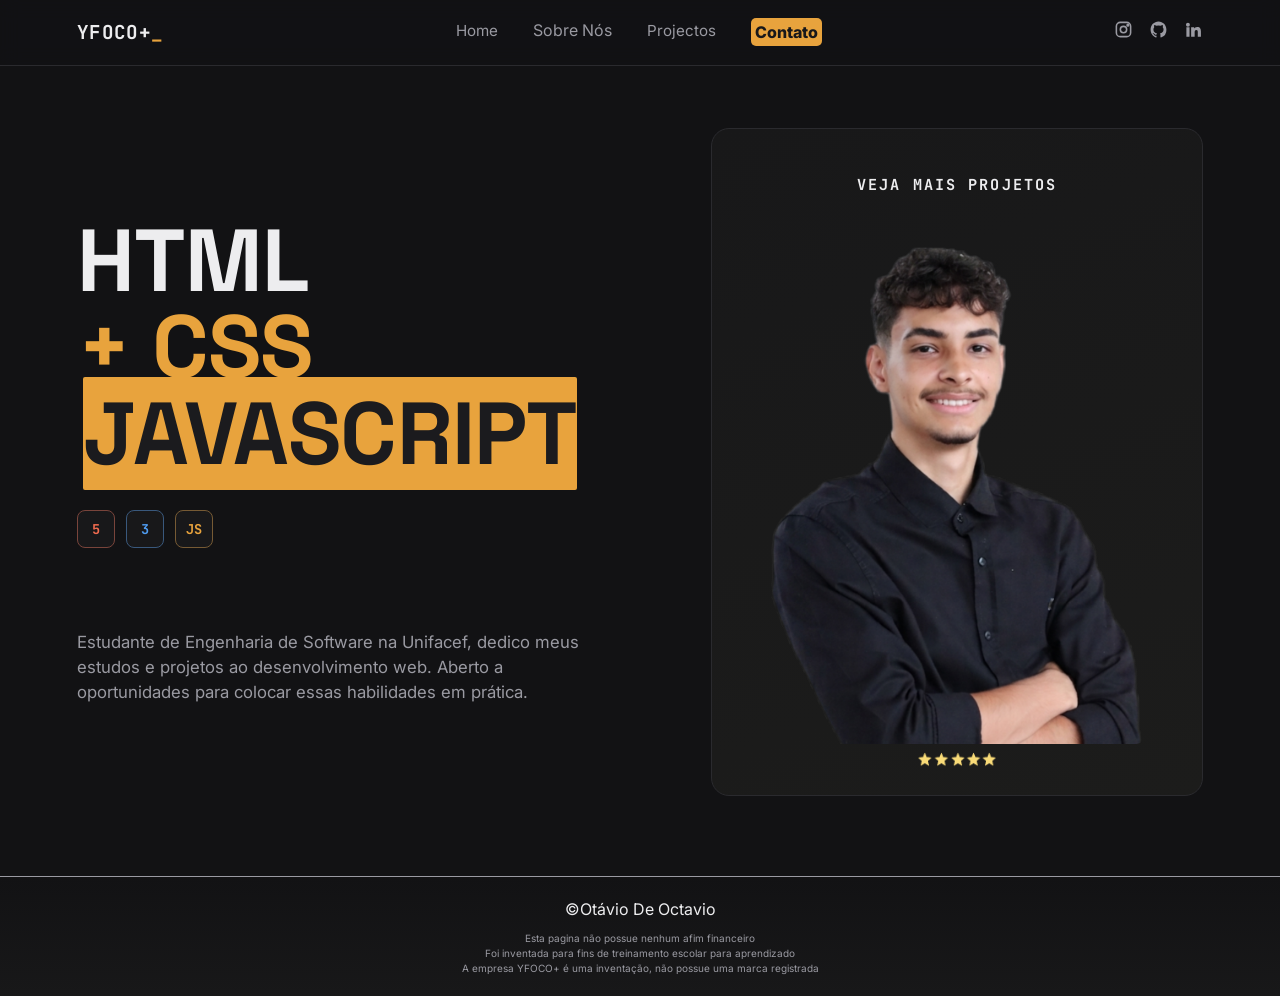
<file: index.html>
<!DOCTYPE html>
<html lang="pt-BR">
<head>
    <meta charset="UTF-8">
    <meta name="viewport" content="width=device-width, initial-scale=1.0">
    <title>Portifolio Principal</title>
    <link rel="stylesheet" href="style.css">
</head>
<body>

  <nav class="navbar">
    <div id="hover_logo">
      <div class="logo"
      ><a href="index.html" id="minhalogo_texto" target="_self">YFOCO+</a>
      </div>
    </div>

    <ul class="nav-links">
      <li><a href="index.html" target="_self">Home</a></li>
      <li onclick="abrir_sobre()" id="abrir_sobre">Sobre Nós</li>
      <li><a href="https://github.com/OtavioDeOctavio" target="_blank" rel="noopener noreferrer">Projectos</a></li>
      <li onclick="contato()" class="contato">Contato</li>
    </ul>

    <div class="nav-right">
      <div class="socials">
        <a href="https://www.instagram.com/otavio.doctavio/" target="_blank" aria-label="Instagram" rel="noopener noreferrer"><svg viewBox="0 0 24 24" fill="none" stroke="currentColor" stroke-width="2"><rect x="3" y="3" width="18" height="18" rx="5"/><circle cx="12" cy="12" r="4"/><circle cx="17.5" cy="6.5" r="1"/></svg></a>
        <a href="https://github.com/OtavioDeOctavio" aria-label="GitHub" target="_blank" rel="noopener noreferrer"><svg viewBox="0 0 24 24" fill="currentColor"><path d="M12 2C6.48 2 2 6.58 2 12.26c0 4.54 2.87 8.39 6.84 9.75.5.1.68-.22.68-.5 0-.24-.01-.87-.01-1.71-2.78.62-3.37-1.37-3.37-1.37-.45-1.18-1.11-1.5-1.11-1.5-.91-.64.07-.63.07-.63 1 .07 1.53 1.05 1.53 1.05.89 1.57 2.34 1.12 2.91.86.09-.66.35-1.12.63-1.38-2.22-.26-4.56-1.14-4.56-5.06 0-1.12.39-2.03 1.03-2.75-.1-.26-.45-1.31.1-2.72 0 0 .84-.28 2.75 1.05a9.3 9.3 0 0 1 5 0c1.91-1.33 2.75-1.05 2.75-1.05.55 1.41.2 2.46.1 2.72.64.72 1.03 1.63 1.03 2.75 0 3.93-2.34 4.79-4.57 5.05.36.32.68.94.68 1.9 0 1.37-.01 2.47-.01 2.81 0 .28.18.6.69.5A10.02 10.02 0 0 0 22 12.26C22 6.58 17.52 2 12 2z"/></svg></a>
        <a href="https://www.linkedin.com/in/otavio-de-octavio-50a24242a/" target="_blank" rel="noopener noreferrer" aria-label="LinkedIn"><svg viewBox="0 0 24 24" fill="currentColor"><path d="M4.98 3.5a2.5 2.5 0 1 0 0 5 2.5 2.5 0 0 0 0-5zM3 9h4v12H3zM9 9h3.8v1.7h.05c.53-1 1.83-2 3.77-2 4.03 0 4.78 2.66 4.78 6.1V21H17.4v-5.5c0-1.3-.02-3-1.83-3-1.83 0-2.1 1.43-2.1 2.9V21H9z"/></svg></a>
      </div>
      <button class="burger" id="burgerBtn" aria-label="Abrir menu">
        <span></span><span></span><span></span>
      </button>
    </div>
  </nav>

  <div id="juntando_direita_esquerda">
    <section class="hero">
      <h1>
        <span id="txt1">HTML</span><br>
        <span class="fade">+ CSS</span><br>
        <span id="txt2">JAVASCRIPT</span>
      </h1>
      <div class="badges">
        <div class="badge html">5</div>
        <div class="badge css">3</div>
        <div class="badge js">JS</div>
      </div><br>
      <h2 id="frase pequena">Estudante de Engenharia de Software na Unifacef, dedico meus estudos e projetos ao desenvolvimento web. Aberto a oportunidades para colocar essas habilidades em prática.</h2>
    </section>
    <section>
    </section>
    <section class="card_apresentando_projetos">
      
        <div class="fundo_preto">
          <h4 id="h4">VEJA MAIS PROJETOS</h4>
          <a href="Meus_projetos.html" target="_parent">
            <img src="icons/stars.webp" alt="." id="estrelas">
            <img src="imagens/BackgroundEraser_20260815_232940228.png" id="imagem_minha" alt=".">
          
          </a>
          
    
        </div>
    </section>
  </div>
  <section class="receba_sobre">
      <div class="Sobre">
          <button id="sair_sobre" onclick="fechar_sobre()">X</button>
          <h5>Sou estudante de Engenharia de Software e estou construindo minha carreira na área de tecnologia. Tenho interesse principalmente em desenvolvimento web e venho estudando e praticando HTML, CSS e JavaScript. <br>
          Gosto de aprender por meio de cursos e aplicações em pequenos projetos. Também tenho conhecimentos basicos/intermediário em Git e GitHub, Python, e lógica de programação, e continuo estudando para ampliar cada vez mais minhas habilidades. <br>
          Busco uma oportunidade de estágio ou minha primeira experiência profissional na área de desenvolvimento. <br> <br> </h5>
      </div>
    </section>
  <section class="receba_gmail">
      <div class="Gmail">
          <button id="sair_gmail" onclick="fechar_contato()">X</button>
          <h5>Obrigado pelo contato! Segue meu Gmail para mandar propostas ou manter contatos: <br><br><strong id="meu_gmail">otavio.doctavio@gmail.com</strong></h5>
      </div>
    </section>

  <div class="menu-overlay" id="menuOverlay"></div>
  <aside class="menu-panel" id="menuPanel">
    <div id="cor_mudando">
      <button class="menu-close" id="menuClose" aria-label="Fechar menu">&times;</button>
      <ul class="menu-links">
        
        <li><a href="index.html" target="_self"><svg viewBox="0 0 24 24" fill="none" stroke="currentColor" stroke-width="2"><path d="M7 17 17 7M7 7h10v10"/></svg>Home</a></li>
        <li id="abrir_sobre"><a onclick="abrir_sobre()" id="pointer"><svg viewBox="0 0 24 24" fill="none" stroke="currentColor" stroke-width="2"><path d="M7 17 17 7M7 7h10v10"/></svg>Sobre Nós</a></li>
        <li><a href="https://github.com/OtavioDeOctavio" target="_blank" rel="noopener noreferrer"><svg viewBox="0 0 24 24" fill="none" stroke="currentColor" stroke-width="2"><path d="M7 17 17 7M7 7h10v10"/></svg>Projectos</a></li>
        <li><a href="#" onclick="contato()"><svg viewBox="0 0 24 24" fill="none" stroke="currentColor" stroke-width="2"><path d="M7 17 17 7M7 7h10v10"/></svg>Contato</a></li>
      </ul>
      <div class="menu-socials">
        <br><br>
        <a href="https://www.instagram.com/otavio.doctavio/" target="_blank" aria-label="Instagram" rel="noopener noreferrer"><svg viewBox="0 0 24 24" fill="none" stroke="currentColor" stroke-width="2"><rect x="3" y="3" width="18" height="18" rx="5"/><circle cx="12" cy="12" r="4"/><circle cx="17.5" cy="6.5" r="1"/></svg></a>
        <a href="https://github.com/OtavioDeOctavio" target="_blank" aria-label="GitHub" rel="noopener noreferrer"><svg viewBox="0 0 24 24" fill="currentColor"><path d="M12 2C6.48 2 2 6.58 2 12.26c0 4.54 2.87 8.39 6.84 9.75.5.1.68-.22.68-.5 0-.24-.01-.87-.01-1.71-2.78.62-3.37-1.37-3.37-1.37-.45-1.18-1.11-1.5-1.11-1.5-.91-.64.07-.63.07-.63 1 .07 1.53 1.05 1.53 1.05.89 1.57 2.34 1.12 2.91.86.09-.66.35-1.12.63-1.38-2.22-.26-4.56-1.14-4.56-5.06 0-1.12.39-2.03 1.03-2.75-.1-.26-.45-1.31.1-2.72 0 0 .84-.28 2.75 1.05a9.3 9.3 0 0 1 5 0c1.91-1.33 2.75-1.05 2.75-1.05.55 1.41.2 2.46.1 2.72.64.72 1.03 1.63 1.03 2.75 0 3.93-2.34 4.79-4.57 5.05.36.32.68.94.68 1.9 0 1.37-.01 2.47-.01 2.81 0 .28.18.6.69.5A10.02 10.02 0 0 0 22 12.26C22 6.58 17.52 2 12 2z"/></svg></a>
        <a href="https://www.linkedin.com/in/otavio-de-octavio-50a24242a/" target="_blank" rel="noopener noreferrer" aria-label="LinkedIn"><svg viewBox="0 0 24 24" fill="currentColor"><path d="M4.98 3.5a2.5 2.5 0 1 0 0 5 2.5 2.5 0 0 0 0-5zM3 9h4v12H3zM9 9h3.8v1.7h.05c.53-1 1.83-2 3.77-2 4.03 0 4.78 2.66 4.78 6.1V21H17.4v-5.5c0-1.3-.02-3-1.83-3-1.83 0-2.1 1.43-2.1 2.9V21H9z"/></svg></a>
      </div>
    </div>
  </aside>
  <footer>
    <p id="copy">&copy;Otávio De Octavio</p>
    <p id="footerzinha"><nobr>Esta pagina não possue nenhum afim financeiro</nobr></p><p id="footerzinha"><nobr>Foi inventada para fins de treinamento escolar para aprendizado<br>A empresa YFOCO+ é uma inventação, não possue uma marca registrada</nobr></p>
  </footer>


<script>
  const burgerBtn = document.getElementById('burgerBtn');
  const menuPanel = document.getElementById('menuPanel');
  const menuOverlay = document.getElementById('menuOverlay');
  const menuClose = document.getElementById('menuClose');

  function openMenu(){
    menuPanel.classList.add('open');
    menuOverlay.classList.add('open');
  }
  function closeMenu(){
    menuPanel.classList.remove('open');
    menuOverlay.classList.remove('open');
  }

  burgerBtn.addEventListener('click', openMenu);
  menuClose.addEventListener('click', closeMenu);
  menuOverlay.addEventListener('click', closeMenu);
  document.addEventListener('keydown', (e) => {
    if(e.key === 'Escape') closeMenu();
  });

  const card = document.querySelector('div.fundo_preto')
  const img = document.querySelector('#imagem_minha')
  const h4 = document.querySelector('#h4')
  const estrela = document.getElementById('estrelas')

  card.addEventListener('mouseenter', () => {
      img.style.transform = 'translateZ(80px)'
      h4.style.transform = 'translateZ(40px)'
      estrela.style.transform = 'translateZ(120px)'
  })

  card.addEventListener('mouseleave', () => {
      img.style.transform = 'translateZ(0px)'
      h4.style.transform = 'translateZ(0px)'
      estrela.style.transform = 'translateZ(0px)'
  })

    card.addEventListener('mousemove', (e) => {

      const rect = card.getBoundingClientRect()

      const x = e.clientX - rect.left
      const y = e.clientY - rect.top

      const centroX = rect.width / 2
      const centroY = rect.height / 2

      const rotateY = (x - centroX) / 15
      const rotateX = (centroY - y) / 15

      card.style.background =
      `radial-gradient(circle at ${x}px ${y}px,
      rgba(24, 24, 25) 10%,
      rgba(28, 28, 27 ) 25%,
      black 80%)`

      card.style.transform =
          `rotateX(${rotateX}deg) rotateY(${rotateY}deg)`
  })
    card.addEventListener('mouseleave', () => {
      card.style.background = 'linear-gradient(160deg, rgb(24, 24, 25), rgb(28, 28, 27))'
  })

  card.addEventListener('mouseleave', () => {
      card.style.transform = 'rotateX(0deg) rotateY(0deg)'
  })
  function contato() {
    document.querySelector('section.receba_sobre').style.display = 'none'
    document.querySelector('section.receba_gmail').style.display = 'block'
  }
  function fechar_contato() {
    document.querySelector('section.receba_gmail').style.display = 'none'
  }
  function abrir_sobre(){
    document.querySelector('section.receba_gmail').style.display = 'none'
    document.querySelector('section.receba_sobre').style.display = 'block'
  }
  function fechar_sobre(){
    document.querySelector('section.receba_sobre').style.display = 'none'
  }
</script>

</body>
</html>
</file>
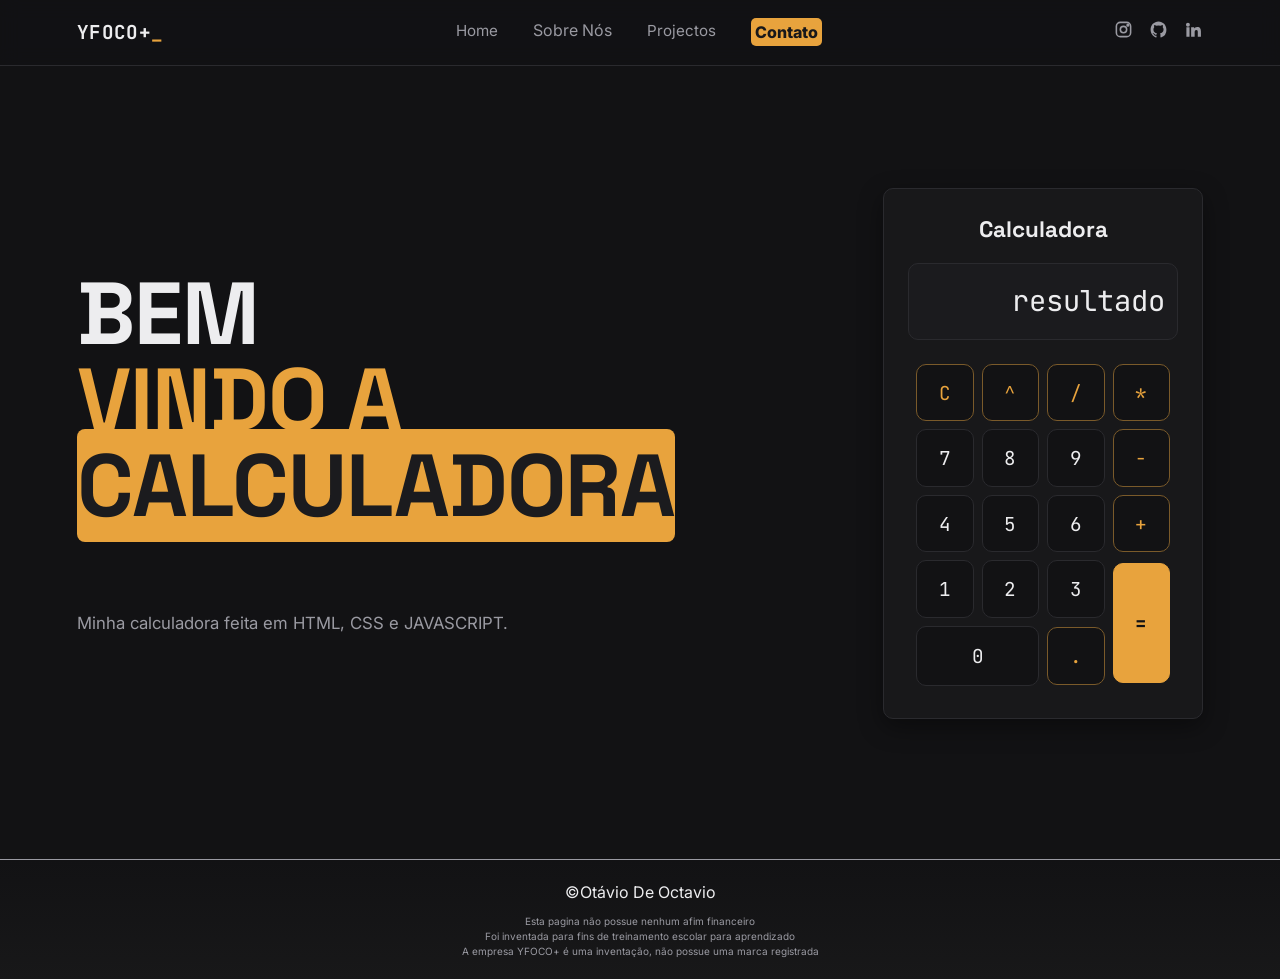
<file: CALCULADORA.html>
<!DOCTYPE html>
<html lang="pt-BR">
<head>
    <meta charset="UTF-8">
    <meta name="viewport" content="width=device-width, initial-scale=1.0">
    <title>Minha Calculadora</title>
    <link rel="stylesheet" href="style.css">
</head>
<body>
    <nav class="navbar">
        <div id="hover_logo">
            <div class="logo"><a href="index.html" id="minhalogo_texto">YFOCO+</a>
        </div>
    </div>

        <ul class="nav-links">
        <li><a href="index.html">Home</a></li>
        <li onclick="abrir_sobre()" id="abrir_sobre">Sobre Nós</li>
        <li><a href="https://github.com/OtavioDeOctavio" target="_blank" rel="noopener noreferrer">Projectos</a></li>
        <li onclick="contato()" class="contato">Contato</li>
        </ul>

        <div class="nav-right">
            <div class="socials">
                <a href="https://www.instagram.com/otavio.doctavio/" target="_blank" aria-label="Instagram" rel="noopener noreferrer"><svg viewBox="0 0 24 24" fill="none" stroke="currentColor" stroke-width="2"><rect x="3" y="3" width="18" height="18" rx="5"/><circle cx="12" cy="12" r="4"/><circle cx="17.5" cy="6.5" r="1"/></svg></a>
                <a href="https://github.com/OtavioDeOctavio" aria-label="GitHub" target="_blank" rel="noopener noreferrer"><svg viewBox="0 0 24 24" fill="currentColor"><path d="M12 2C6.48 2 2 6.58 2 12.26c0 4.54 2.87 8.39 6.84 9.75.5.1.68-.22.68-.5 0-.24-.01-.87-.01-1.71-2.78.62-3.37-1.37-3.37-1.37-.45-1.18-1.11-1.5-1.11-1.5-.91-.64.07-.63.07-.63 1 .07 1.53 1.05 1.53 1.05.89 1.57 2.34 1.12 2.91.86.09-.66.35-1.12.63-1.38-2.22-.26-4.56-1.14-4.56-5.06 0-1.12.39-2.03 1.03-2.75-.1-.26-.45-1.31.1-2.72 0 0 .84-.28 2.75 1.05a9.3 9.3 0 0 1 5 0c1.91-1.33 2.75-1.05 2.75-1.05.55 1.41.2 2.46.1 2.72.64.72 1.03 1.63 1.03 2.75 0 3.93-2.34 4.79-4.57 5.05.36.32.68.94.68 1.9 0 1.37-.01 2.47-.01 2.81 0 .28.18.6.69.5A10.02 10.02 0 0 0 22 12.26C22 6.58 17.52 2 12 2z"/></svg></a>
                <a href="https://www.linkedin.com/in/otavio-de-octavio-50a24242a/" target="_blank" rel="noopener noreferrer" aria-label="LinkedIn"><svg viewBox="0 0 24 24" fill="currentColor"><path d="M4.98 3.5a2.5 2.5 0 1 0 0 5 2.5 2.5 0 0 0 0-5zM3 9h4v12H3zM9 9h3.8v1.7h.05c.53-1 1.83-2 3.77-2 4.03 0 4.78 2.66 4.78 6.1V21H17.4v-5.5c0-1.3-.02-3-1.83-3-1.83 0-2.1 1.43-2.1 2.9V21H9z"/></svg></a>
            </div>
            <button class="burger" id="burgerBtn" aria-label="Abrir menu">
                <span></span><span></span><span></span>
            </button>
        </div>
    </nav>
    <section class="receba_sobre">
        <div class="Sobre">
            <button id="sair_sobre" onclick="fechar_sobre()">X</button>
            <h5>Sou estudante de Engenharia de Software e estou construindo minha carreira na área de tecnologia. Tenho interesse principalmente em desenvolvimento web e venho estudando e praticando HTML, CSS e JavaScript. <br>
            Gosto de aprender por meio de cursos e aplicações em pequenos projetos. Também tenho conhecimentos basicos/intermediário em Git e GitHub, Python, e lógica de programação, e continuo estudando para ampliar cada vez mais minhas habilidades. <br>
            Busco uma oportunidade de estágio ou minha primeira experiência profissional na área de desenvolvimento. <br> <br> </h5>
        </div>
    </section>
    <section class="receba_gmail">
        <div class="Gmail">
            <button id="sair_gmail" onclick="fechar_contato()">X</button>
            <h5>Obrigado pelo contato! Segue meu Gmail para mandar propostas ou manter contatos: <br><br><strong id="meu_gmail">otavio.doctavio@gmail.com</strong></h5>
        </div>
    </section>

    <div class="menu-overlay" id="menuOverlay"></div>
    <aside class="menu-panel" id="menuPanel">
        <div id="cor_mudando">
            <button class="menu-close" id="menuClose" aria-label="Fechar menu">&times;</button>
            <ul class="menu-links">
            
                <li><a href="index.html"><svg viewBox="0 0 24 24" fill="none" stroke="currentColor" stroke-width="2"><path d="M7 17 17 7M7 7h10v10"/></svg>Home</a></li>
                <li id="abrir_sobre"><a onclick="abrir_sobre()" id="pointer"><svg viewBox="0 0 24 24" fill="none" stroke="currentColor" stroke-width="2"><path d="M7 17 17 7M7 7h10v10"/></svg>Sobre Nós</a></li>
                <li><a href="https://github.com/OtavioDeOctavio" target="_blank" rel="noopener noreferrer"><svg viewBox="0 0 24 24" fill="none" stroke="currentColor" stroke-width="2"><path d="M7 17 17 7M7 7h10v10"/></svg>Projectos</a></li>
                <li><a href="#" onclick="contato()"><svg viewBox="0 0 24 24" fill="none" stroke="currentColor" stroke-width="2"><path d="M7 17 17 7M7 7h10v10"/></svg>Contato</a></li>
            </ul>
            <div class="menu-socials">
                <br><br>
                <a href="https://www.instagram.com/otavio.doctavio/" target="_blank" aria-label="Instagram" rel="noopener noreferrer"><svg viewBox="0 0 24 24" fill="none" stroke="currentColor" stroke-width="2"><rect x="3" y="3" width="18" height="18" rx="5"/><circle cx="12" cy="12" r="4"/><circle cx="17.5" cy="6.5" r="1"/></svg></a>
                <a href="https://github.com/OtavioDeOctavio" target="_blank" aria-label="GitHub" rel="noopener noreferrer"><svg viewBox="0 0 24 24" fill="currentColor"><path d="M12 2C6.48 2 2 6.58 2 12.26c0 4.54 2.87 8.39 6.84 9.75.5.1.68-.22.68-.5 0-.24-.01-.87-.01-1.71-2.78.62-3.37-1.37-3.37-1.37-.45-1.18-1.11-1.5-1.11-1.5-.91-.64.07-.63.07-.63 1 .07 1.53 1.05 1.53 1.05.89 1.57 2.34 1.12 2.91.86.09-.66.35-1.12.63-1.38-2.22-.26-4.56-1.14-4.56-5.06 0-1.12.39-2.03 1.03-2.75-.1-.26-.45-1.31.1-2.72 0 0 .84-.28 2.75 1.05a9.3 9.3 0 0 1 5 0c1.91-1.33 2.75-1.05 2.75-1.05.55 1.41.2 2.46.1 2.72.64.72 1.03 1.63 1.03 2.75 0 3.93-2.34 4.79-4.57 5.05.36.32.68.94.68 1.9 0 1.37-.01 2.47-.01 2.81 0 .28.18.6.69.5A10.02 10.02 0 0 0 22 12.26C22 6.58 17.52 2 12 2z"/></svg></a>
                <a href="https://www.linkedin.com/in/otavio-de-octavio-50a24242a/" target="_blank" rel="noopener noreferrer" aria-label="LinkedIn"><svg viewBox="0 0 24 24" fill="currentColor"><path d="M4.98 3.5a2.5 2.5 0 1 0 0 5 2.5 2.5 0 0 0 0-5zM3 9h4v12H3zM9 9h3.8v1.7h.05c.53-1 1.83-2 3.77-2 4.03 0 4.78 2.66 4.78 6.1V21H17.4v-5.5c0-1.3-.02-3-1.83-3-1.83 0-2.1 1.43-2.1 2.9V21H9z"/></svg></a>
            </div>
        </div>
    </aside>
    <div id="juntando_direita_esquerda">
        <section class="hero">
            <h1>
                <span id="txt1">BEM</span><br>
                <span class="fade">VINDO A</span><br>
                <span id="calculadora_txt">CALCULADORA</span>
            </h1>
            <br>
            <h2 id="frase pequena">Minha calculadora feita em HTML, CSS e JAVASCRIPT.</h2>
        </section>
        <section>
            <div class="calculadora">
                <h1>Calculadora</h1>
                <p id="resultado">resultado</p>
                <table>
                    <tr>
                        <td><button class="botao">C</button></td>
                        <td><button class="botao">^</button></td>
                        <td><button class="botao">/</button></td>
                        <td><button class="botao">*</button></td>
                    </tr>
                    <tr>
                        <td><button class="botao">7</button></td>
                        <td><button class="botao">8</button></td>
                        <td><button class="botao">9</button></td>
                        <td><button class="botao">-</button></td>
                    </tr>
                    <tr>
                        <td><button class="botao">4</button></td>
                        <td><button class="botao">5</button></td>
                        <td><button class="botao">6</button></td>
                        <td><button class="botao">+</button></td>
                    </tr>
                    <tr>
                        <td><button class="botao">1</button></td>
                        <td><button class="botao">2</button></td>
                        <td><button class="botao">3</button></td>
                        <td rowspan="2"><button class="botao" id="rowspan">=</button></td>
                    </tr>
                    <tr>
                        <td colspan="2"><button class="botao" id="colspan">0</button></td>
                        <td><button class="botao">.</button></td>
                    </tr>
                </table>
            </div>
        </section>
    </div>

    <footer>
        <p id="copy">&copy;Otávio De Octavio</p>
        <p id="footerzinha"><nobr>Esta pagina não possue nenhum afim financeiro</nobr></p><p id="footerzinha"><nobr>Foi inventada para fins de treinamento escolar para aprendizado<br>A empresa YFOCO+ é uma inventação, não possue uma marca registrada</nobr></p>
    </footer>


    <script>
        const burgerBtn = document.getElementById('burgerBtn');
        const menuPanel = document.getElementById('menuPanel');
        const menuOverlay = document.getElementById('menuOverlay');
        const menuClose = document.getElementById('menuClose');

        function openMenu(){
            menuPanel.classList.add('open');
            menuOverlay.classList.add('open');
        }
        function closeMenu(){
            menuPanel.classList.remove('open');
            menuOverlay.classList.remove('open');
        }

        burgerBtn.addEventListener('click', openMenu);

        menuClose.addEventListener('click', closeMenu);

        menuOverlay.addEventListener('click', closeMenu);

        document.addEventListener( 'keydown', (e) => { if(e.key === 'Escape') closeMenu(); } );

        function contato() {
            document.querySelector('section.receba_sobre').style.display = 'none'
            document.querySelector('section.receba_gmail').style.display = 'block'
        }
        function fechar_contato() {
            document.querySelector('section.receba_gmail').style.display = 'none'
        }
        function abrir_sobre(){
            document.querySelector('section.receba_gmail').style.display = 'none'
            document.querySelector('section.receba_sobre').style.display = 'block'
        }
        function fechar_sobre(){
            document.querySelector('section.receba_sobre').style.display = 'none'
        }
    </script>
</body>
</html>
</file>
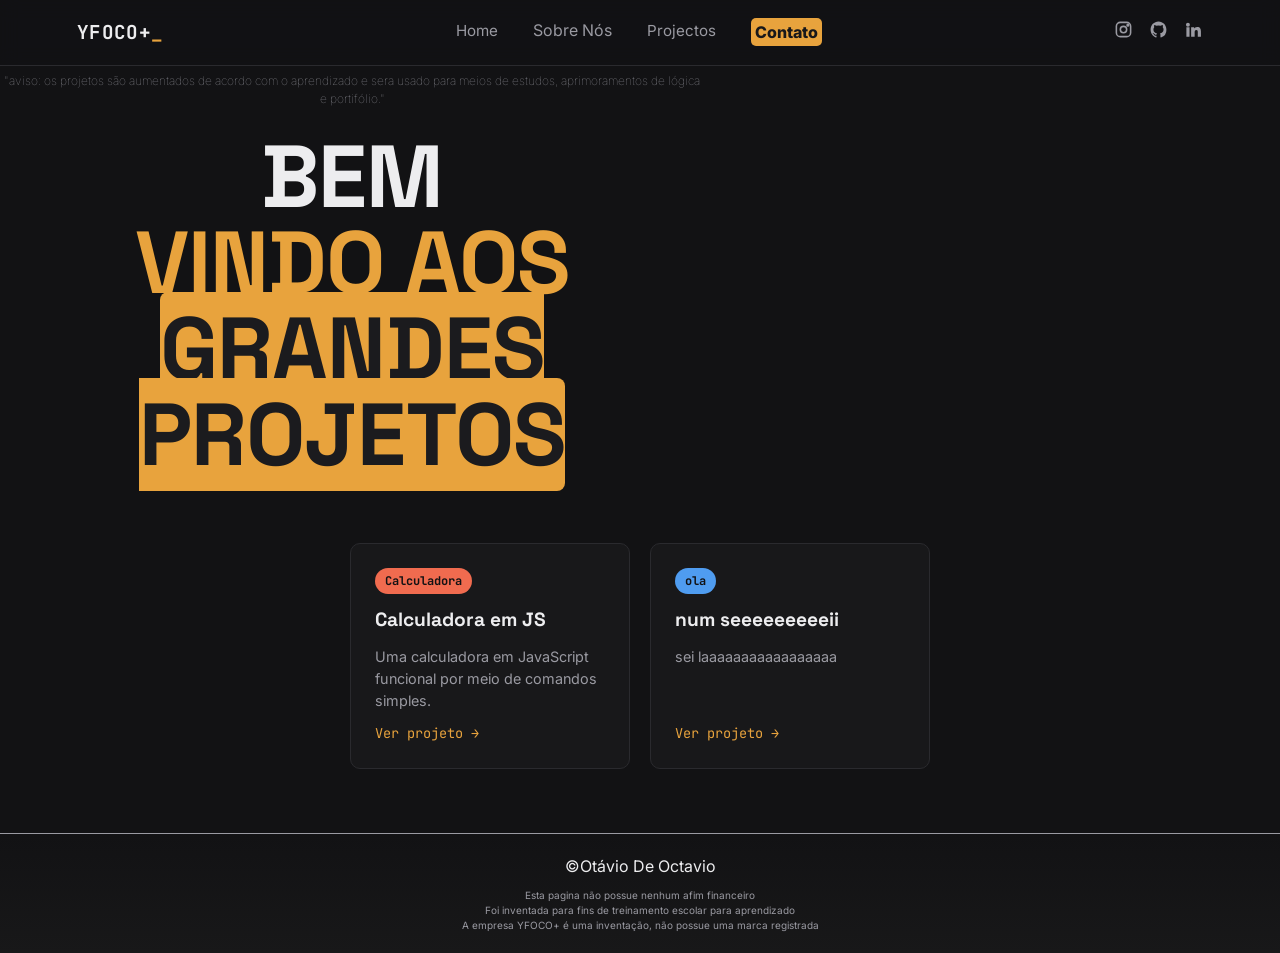
<file: Meus_projetos.html>
<!DOCTYPE html>
<html lang="pt-BR">
<head>
    <meta charset="UTF-8">
    <meta name="viewport" content="width=device-width, initial-scale=1.0">
    <title>Meus Projetos</title>
    <link rel="stylesheet" href="style.css">
</head>
<body>
    <nav class="navbar">
        <div id="hover_logo">
            <div class="logo"><a href="index.html" id="minhalogo_texto" target="_top">YFOCO+</a>
        </div>
    </div>

        <ul class="nav-links">
        <li><a href="index.html" target="_top">Home</a></li>
        <li onclick="abrir_sobre()" id="abrir_sobre">Sobre Nós</li>
        <li><a href="https://github.com/OtavioDeOctavio" target="_blank" rel="noopener noreferrer">Projectos</a></li>
        <li onclick="contato()" class="contato">Contato</li>
        </ul>

        <div class="nav-right">
            <div class="socials">
                <a href="https://www.instagram.com/otavio.doctavio/" target="_blank" aria-label="Instagram" rel="noopener noreferrer"><svg viewBox="0 0 24 24" fill="none" stroke="currentColor" stroke-width="2"><rect x="3" y="3" width="18" height="18" rx="5"/><circle cx="12" cy="12" r="4"/><circle cx="17.5" cy="6.5" r="1"/></svg></a>
                <a href="https://github.com/OtavioDeOctavio" aria-label="GitHub" target="_blank" rel="noopener noreferrer"><svg viewBox="0 0 24 24" fill="currentColor"><path d="M12 2C6.48 2 2 6.58 2 12.26c0 4.54 2.87 8.39 6.84 9.75.5.1.68-.22.68-.5 0-.24-.01-.87-.01-1.71-2.78.62-3.37-1.37-3.37-1.37-.45-1.18-1.11-1.5-1.11-1.5-.91-.64.07-.63.07-.63 1 .07 1.53 1.05 1.53 1.05.89 1.57 2.34 1.12 2.91.86.09-.66.35-1.12.63-1.38-2.22-.26-4.56-1.14-4.56-5.06 0-1.12.39-2.03 1.03-2.75-.1-.26-.45-1.31.1-2.72 0 0 .84-.28 2.75 1.05a9.3 9.3 0 0 1 5 0c1.91-1.33 2.75-1.05 2.75-1.05.55 1.41.2 2.46.1 2.72.64.72 1.03 1.63 1.03 2.75 0 3.93-2.34 4.79-4.57 5.05.36.32.68.94.68 1.9 0 1.37-.01 2.47-.01 2.81 0 .28.18.6.69.5A10.02 10.02 0 0 0 22 12.26C22 6.58 17.52 2 12 2z"/></svg></a>
                <a href="https://www.linkedin.com/in/otavio-de-octavio-50a24242a/" target="_blank" rel="noopener noreferrer" aria-label="LinkedIn"><svg viewBox="0 0 24 24" fill="currentColor"><path d="M4.98 3.5a2.5 2.5 0 1 0 0 5 2.5 2.5 0 0 0 0-5zM3 9h4v12H3zM9 9h3.8v1.7h.05c.53-1 1.83-2 3.77-2 4.03 0 4.78 2.66 4.78 6.1V21H17.4v-5.5c0-1.3-.02-3-1.83-3-1.83 0-2.1 1.43-2.1 2.9V21H9z"/></svg></a>
            </div>
            <button class="burger" id="burgerBtn" aria-label="Abrir menu">
                <span></span><span></span><span></span>
            </button>
        </div>
    </nav>
    <section class="receba_sobre">
        <div class="Sobre">
            <button id="sair_sobre" onclick="fechar_sobre()">X</button>
            <h5>Sou estudante de Engenharia de Software e estou construindo minha carreira na área de tecnologia. Tenho interesse principalmente em desenvolvimento web e venho estudando e praticando HTML, CSS e JavaScript. <br>
            Gosto de aprender por meio de cursos e aplicações em pequenos projetos. Também tenho conhecimentos basicos/intermediário em Git e GitHub, Python, e lógica de programação, e continuo estudando para ampliar cada vez mais minhas habilidades. <br>
            Busco uma oportunidade de estágio ou minha primeira experiência profissional na área de desenvolvimento. <br> <br> </h5>
        </div>
    </section>
    <section class="receba_gmail">
        <div class="Gmail">
            <button id="sair_gmail" onclick="fechar_contato()">X</button>
            <h5>Obrigado pelo contato! Segue meu Gmail para mandar propostas ou manter contatos: <br><br><strong id="meu_gmail">otavio.doctavio@gmail.com</strong></h5>
        </div>
    </section>

    <div class="menu-overlay" id="menuOverlay"></div>
    <aside class="menu-panel" id="menuPanel">
        <div id="cor_mudando">
            <button class="menu-close" id="menuClose" aria-label="Fechar menu">&times;</button>
            <ul class="menu-links">
            
                <li><a href="index.html" target="_top"><svg viewBox="0 0 24 24" fill="none" stroke="currentColor" stroke-width="2"><path d="M7 17 17 7M7 7h10v10"/></svg>Home</a></li>
                <li id="abrir_sobre"><a onclick="abrir_sobre()" id="pointer"><svg viewBox="0 0 24 24" fill="none" stroke="currentColor" stroke-width="2"><path d="M7 17 17 7M7 7h10v10"/></svg>Sobre Nós</a></li>
                <li><a href="https://github.com/OtavioDeOctavio" target="_blank" rel="noopener noreferrer"><svg viewBox="0 0 24 24" fill="none" stroke="currentColor" stroke-width="2"><path d="M7 17 17 7M7 7h10v10"/></svg>Projectos</a></li>
                <li><a href="#" onclick="contato()"><svg viewBox="0 0 24 24" fill="none" stroke="currentColor" stroke-width="2"><path d="M7 17 17 7M7 7h10v10"/></svg>Contato</a></li>
            </ul>
            <div class="menu-socials">
                <br><br>
                <a href="https://www.instagram.com/otavio.doctavio/" target="_blank" aria-label="Instagram" rel="noopener noreferrer"><svg viewBox="0 0 24 24" fill="none" stroke="currentColor" stroke-width="2"><rect x="3" y="3" width="18" height="18" rx="5"/><circle cx="12" cy="12" r="4"/><circle cx="17.5" cy="6.5" r="1"/></svg></a>
                <a href="https://github.com/OtavioDeOctavio" target="_blank" aria-label="GitHub" rel="noopener noreferrer"><svg viewBox="0 0 24 24" fill="currentColor"><path d="M12 2C6.48 2 2 6.58 2 12.26c0 4.54 2.87 8.39 6.84 9.75.5.1.68-.22.68-.5 0-.24-.01-.87-.01-1.71-2.78.62-3.37-1.37-3.37-1.37-.45-1.18-1.11-1.5-1.11-1.5-.91-.64.07-.63.07-.63 1 .07 1.53 1.05 1.53 1.05.89 1.57 2.34 1.12 2.91.86.09-.66.35-1.12.63-1.38-2.22-.26-4.56-1.14-4.56-5.06 0-1.12.39-2.03 1.03-2.75-.1-.26-.45-1.31.1-2.72 0 0 .84-.28 2.75 1.05a9.3 9.3 0 0 1 5 0c1.91-1.33 2.75-1.05 2.75-1.05.55 1.41.2 2.46.1 2.72.64.72 1.03 1.63 1.03 2.75 0 3.93-2.34 4.79-4.57 5.05.36.32.68.94.68 1.9 0 1.37-.01 2.47-.01 2.81 0 .28.18.6.69.5A10.02 10.02 0 0 0 22 12.26C22 6.58 17.52 2 12 2z"/></svg></a>
                <a href="https://www.linkedin.com/in/otavio-de-octavio-50a24242a/" target="_blank" rel="noopener noreferrer" aria-label="LinkedIn"><svg viewBox="0 0 24 24" fill="currentColor"><path d="M4.98 3.5a2.5 2.5 0 1 0 0 5 2.5 2.5 0 0 0 0-5zM3 9h4v12H3zM9 9h3.8v1.7h.05c.53-1 1.83-2 3.77-2 4.03 0 4.78 2.66 4.78 6.1V21H17.4v-5.5c0-1.3-.02-3-1.83-3-1.83 0-2.1 1.43-2.1 2.9V21H9z"/></svg></a>
            </div>
        </div>
    </aside>
    <br><br><br>
    
    <div id="meio">
        <section class="hero">
            <h2 id="frase_rapida_projetos">"aviso: os projetos são aumentados de acordo com o aprendizado e sera usado para meios de estudos, aprimoramentos de lógica e portifólio."</h2>
            <h1>
                <span id="txt1">BEM</span><br>
                <span class="fade">VINDO AOS</span><br>
                <span id="calculadora_txt">GRANDES PROJETOS</span>
            </h1>
            
        </section>
    </div>
    <br>    
    <section id="cards">
        <div class="projetos">
            <div class="card">
                <span class="card-tag html">Calculadora</span>
                <h2 class="card-titulo">Calculadora em JS</h2>
                <p class="card-descricao">Uma calculadora em JavaScript funcional por meio de comandos simples.</p>
                <a href="CALCULADORA.html" class="card-link">Ver projeto →</a>
            </div>

            <div class="card">
                <span class="card-tag css">ola</span>
                <h2 class="card-titulo">num seeeeeeeeeii</h2>
                <p class="card-descricao">sei laaaaaaaaaaaaaaaaa</p>
                <a href="#" class="card-link">Ver projeto →</a>
            </div>
        </div>
    </section>
    <br>
    <footer>
        <p id="copy">&copy;Otávio De Octavio</p>
        <p id="footerzinha"><nobr>Esta pagina não possue nenhum afim financeiro</nobr></p><p id="footerzinha"><nobr>Foi inventada para fins de treinamento escolar para aprendizado<br>A empresa YFOCO+ é uma inventação, não possue uma marca registrada</nobr></p>
    </footer>


    <script>
        const burgerBtn = document.getElementById('burgerBtn');
        const menuPanel = document.getElementById('menuPanel');
        const menuOverlay = document.getElementById('menuOverlay');
        const menuClose = document.getElementById('menuClose');

        function openMenu(){
            menuPanel.classList.add('open');
            menuOverlay.classList.add('open');
        }
        function closeMenu(){
            menuPanel.classList.remove('open');
            menuOverlay.classList.remove('open');
        }

        burgerBtn.addEventListener('click', openMenu);

        menuClose.addEventListener('click', closeMenu);

        menuOverlay.addEventListener('click', closeMenu);

        document.addEventListener( 'keydown', (e) => { if(e.key === 'Escape') closeMenu(); } );

        function contato() {
            document.querySelector('section.receba_sobre').style.display = 'none'
            document.querySelector('section.receba_gmail').style.display = 'block'
        }
        function fechar_contato() {
            document.querySelector('section.receba_gmail').style.display = 'none'
        }
        function abrir_sobre(){
            document.querySelector('section.receba_gmail').style.display = 'none'
            document.querySelector('section.receba_sobre').style.display = 'block'
        }
        function fechar_sobre(){
            document.querySelector('section.receba_sobre').style.display = 'none'
        }
    </script>
</body>
</html>
</file>
<file: style.css>
@import url('https://fonts.googleapis.com/css2?family=Space+Grotesk:wght@500;700&family=Inter:wght@400;500&family=JetBrains+Mono:wght@500;700&display=swap');

:root {
  --bg: #121214;
  --bg-soft: #1b1b1e;
  --panel: #18181a;
  --border: #2a2a2e;
  --text: #ededef;
  --text-dim: #9a9aa2;
  --accent: #e8a33d;       /*mió cor*/
  --accent-soft: #7a5a2a;
  --html-color: #f06b4f;
  --css-color: #4f9cf0;
  --js-color: #e8a33d;
  --radius: 10px;
  --font-display: 'Space Grotesk', sans-serif;
  --font-body: 'Inter', sans-serif;
  --font-mono: 'JetBrains Mono', monospace;
}

* { margin: 0; padding: 0; box-sizing: border-box; }

html { scroll-behavior: smooth; }

body {
  background: var(--bg);
  color: var(--text);
  font-family: var(--font-body);
  line-height: 1.5;
  overflow-x: hidden;
}

a { color: inherit; text-decoration: none; }

::selection { background: var(--accent); color: #121214; }

:focus-visible {
  outline: 2px solid var(--accent);
  outline-offset: 3px;
}

/* =========================================================
   NAVBAR
   ========================================================= */

.navbar {
  position: fixed;
  top: 0;
  left: 0;
  right: 0;
  z-index: 100;
  display: flex;
  align-items: center;
  justify-content: space-between;
  padding: 18px 6vw;
  background: rgba(18, 18, 20, 0.75);
  backdrop-filter: blur(10px);
  border-bottom: 1px solid var(--border);
}
#abrir_sobre{
  color: var(--text-dim);
  cursor: pointer;
}
.contato{
    background-color: var(--accent);
    padding: 2px;
    padding-left: 4px ;
    padding-right: 4px;
    border-radius: 5px;
    color: #18181a;
    font-weight: 800;
    cursor: pointer;
}
.contato:hover{
    
    background-color: var(--bg-soft);
    color: var(--accent);
    font-weight: 500;

}
#hover_logo .logo {
  font-family: var(--font-mono);
}

#minhalogo_texto {
  font-size: 1.2rem;
  font-weight: 700;
  letter-spacing: 0.02em;
  color: var(--text);
}

#minhalogo_texto::after {
  content: '_';
  color: var(--accent);
  animation: blink 1.1s step-end infinite;
}

@keyframes blink {
  50% { opacity: 0; }
}

.nav-links {
  display: flex;
  gap: 2.2rem;
  list-style: none;
}

.nav-links a {
  font-size: 0.95rem;
  color: var(--text-dim);
  position: relative;
  transition: color 0.2s ease;
}


.nav-links a:hover {
    color: var(--accent);
  /*color: var(--text);*/
}

.nav-links a:hover::after {
  width: 100%;
}

.nav-right {
  display: flex;
  align-items: center;
  gap: 1.6rem;
}

.socials {
  display: flex;
  gap: 1rem;
}

.socials a svg {
  width: 19px;
  height: 19px;
  color: var(--text-dim);
  transition: color 0.2s ease, transform 0.2s ease;
}

.socials a:hover svg {
  color: var(--accent);
  transform: translateY(-2px);
}

.burger {
  display: none;
  flex-direction: column;
  justify-content: center;
  gap: 5px;
  width: 32px;
  height: 32px;
  background: none;
  border: none;
  cursor: pointer;
}

.burger span {
  display: block;
  width: 100%;
  height: 2px;
  background: var(--text);
  transition: transform 0.25s ease, opacity 0.25s ease;
}

.burger:hover span {
  background: var(--accent);
}

/* =========================================================
   LAYOUT PRINCIPAL
   ========================================================= */

#juntando_direita_esquerda {
  display: flex;
  flex-direction: column;
  gap: 4rem;
  padding: 8rem 6vw 5rem;
  max-width: 1280px;
  margin: 0 auto;
}

/* =========================================================
   HERO
   ========================================================= */

.hero {
  display: flex;
  flex-direction: column;
  gap: 1.6rem;
}

.hero h1 {
  font-family: var(--font-display);
  font-size: clamp(2.8rem, 8vw, 5.5rem);
  font-weight: 700;
  line-height: 0.98;
  letter-spacing: -0.01em;
}

.hero h1 #txt1{
  color: var(--text);
}

.hero h1 .fade {
  color: var(--accent);
}
#txt2{
  background: var(--accent);
  color: var(--bg-soft);
  border-radius: 2px;
  margin: 6px;
  padding: 0px;
}
#calculadora_txt{
  
  background: var(--accent);
  color: var(--bg-soft);
  border-radius: 8px;
  padding: 0px;
}


#frase\ pequena {
  font-family: var(--font-body);
  font-weight: 400;
  font-size: 1.05rem;
  color: var(--text-dim);
  max-width: 46ch;
  margin-top: 0.4rem;
}

/* Badges — estilo "abas de editor" */

.badges {
  display: flex;
  gap: 0.7rem;
  margin-top: 0.5rem;
}

.badge {
  font-family: var(--font-mono);
  font-weight: 700;
  font-size: 0.85rem;
  width: 38px;
  height: 38px;
  display: flex;
  align-items: center;
  justify-content: center;
  border-radius: 8px;
  border: 1px solid var(--border);
  background: var(--panel);
  transition: transform 0.2s ease, border-color 0.2s ease;
}

.badge:hover {
  transform: translateY(-3px);
}

.receba_gmail{
    z-index: 1001;
    position: absolute;
    left: 50%;
    top: 50%;
    transform: translate(-50%,-50%);
    width: 300px;
    padding: 10px;
    background: rgba(255, 255, 255, 0.08);
    backdrop-filter: blur(15px);

    border: 1px solid rgba(255, 255, 255, 0.15);
    border-radius: 20px;
    text-shadow: 0px 0px 14px #121214;
    box-shadow: 0 8px 32px rgba(0, 0, 0, 0.3);
    display: none;
}
h5{
    font-weight: 300;
    margin-bottom: 15px;


}
#meu_gmail{
    color: var(--bg);
    background-color: var(--accent);
    padding: 1px;
    font-weight: 800;
    text-shadow: 0px 0px 14px #121214;
    
}
#sair_gmail:hover{
    background-color: #ba72068f;
}
#sair_gmail{
    margin-bottom: 12px;
    position: relative;
    left: 90%;
    font-family:'Gill Sans', 'Gill Sans MT', Calibri, 'Trebuchet MS', sans-serif;
    font-weight: 900;
    padding: 4px;
    color: var(--text);
    background-color: #ff9a038f;
    border: none;
    border-radius: 3px;
}
.receba_sobre{
    z-index: 1001;
    position: absolute;
    left: 50%;
    top: 50%;
    transform: translate(-50%,-50%);
    width: 300px;
    padding: 10px;
    background: rgba(255, 255, 255, 0.08);
    backdrop-filter: blur(15px);

    border: 1px solid rgba(255, 255, 255, 0.15);
    border-radius: 20px;
    text-shadow: 0px 0px 14px #121214;
    box-shadow: 0 8px 32px rgba(0, 0, 0, 0.3);
    display: none;
    
}


#sair_sobre{
    margin-bottom: 12px;
    position: relative;
    left: 90%;
    font-family:'Gill Sans', 'Gill Sans MT', Calibri, 'Trebuchet MS', sans-serif;
    font-weight: 900;
    padding: 4px;
    color: var(--text);
    background-color: #ff9a038f;
    border: none;
    border-radius: 3px;
}
#sair_sobre:hover{
    background-color: #ba72068f;
}



.badge.html { color: var(--html-color); border-color: color-mix(in srgb, var(--html-color) 40%, var(--border)); }
.badge.css  { color: var(--css-color);  border-color: color-mix(in srgb, var(--css-color) 40%, var(--border)); }
.badge.js   { color: var(--js-color);   border-color: color-mix(in srgb, var(--js-color) 40%, var(--border)); }

/*============================================================================================================
    CALCULADORA STYLE
================================================================================================*/

.calculadora {
  max-width: 320px;
  margin: 60px auto;
  padding: 24px;
  background-color: var(--panel);
  border: 1px solid var(--border);
  border-radius: var(--radius);
  font-family: var(--font-body);
  box-shadow: 0 8px 24px rgba(0, 0, 0, 0.4);
}

.calculadora h1 {
  font-family: var(--font-display);
  color: var(--text);
  text-align: center;
  font-size: 1.4rem;
  margin: 0 0 16px;
}

.calculadora #resultado {
  background-color: var(--bg-soft);
  color: var(--text);
  font-family: var(--font-mono);
  font-size: 1.8rem;
  text-align: right;
  padding: 16px 12px;
  margin: 0 0 16px;
  border: 1px solid var(--border);
  border-radius: var(--radius);
  min-height: 1.2em;
  overflow: hidden;
  text-overflow: ellipsis;
  white-space: nowrap;
}

.calculadora table {
  width: 100%;
  border-collapse: separate;
  border-spacing: 8px;
  table-layout: fixed;
}

.calculadora td {
  padding: 0;
}

.calculadora .botao {
  width: 100%;
  aspect-ratio: 1 / 1;
  background-color: var(--bg);
  color: var(--text);
  border: 1px solid var(--border);
  border-radius: var(--radius);
  font-family: var(--font-mono);
  font-size: 1.2rem;
  cursor: pointer;
  transition: background-color 0.15s ease, border-color 0.15s ease, transform 0.05s ease;
}

.calculadora .botao:hover {
  background-color: var(--bg-soft);
  border-color: var(--accent-soft);
}

.calculadora .botao:active {
  transform: scale(0.95);
}


.calculadora tr:first-child .botao,
.calculadora td:last-child .botao {
  color: var(--accent);
  border-color: var(--accent-soft);
}


.calculadora #rowspan {
  height: 100%;
  aspect-ratio: auto;
  height: 120px;
  background-color: var(--accent);
  color: var(--bg);
  border-color: var(--accent);
  font-weight: bold;
}

.calculadora #rowspan:hover {
  background-color: var(--accent-soft);
  border-color: var(--accent-soft);
}


.calculadora #colspan {
  height: 60px;
  aspect-ratio: auto;
}
/* =========================================================
   Projetos
   ========================================================= */
#meio{
  align-items: center;
  text-align: center;
  justify-content: center;
  justify-items: center;
}
#frase_rapida_projetos{

  font-size: 12px;
  color: var(--text-dim);
  font-weight: 100;
}


.projetos {
  display: flex;
  flex-wrap: wrap;
  gap: 20px;
  padding: 40px;
  justify-content: center;
}

.card {
  background-color: var(--panel);
  border: 1px solid var(--border);
  border-radius: var(--radius);
  padding: 24px;
  width: 280px;
  display: flex;
  flex-direction: column;
  gap: 12px;
  transition: transform 0.15s ease, border-color 0.15s ease;
}

.card:hover {
  transform: translateY(-4px);
  border-color: var(--accent-soft);
}

.card-tag {
  align-self: flex-start;
  font-family: var(--font-mono);
  font-size: 0.75rem;
  padding: 4px 10px;
  border-radius: 999px;
  color: var(--bg);
  font-weight: bold;
}

.card-tag.html { background-color: var(--html-color); }
.card-tag.css  { background-color: var(--css-color); }
.card-tag.js   { background-color: var(--js-color); }

.card-titulo {
  font-family: var(--font-display);
  color: var(--text);
  font-size: 1.2rem;
  margin: 0;
}

.card-descricao {
  font-family: var(--font-body);
  color: var(--text-dim);
  font-size: 0.9rem;
  line-height: 1.5;
  margin: 0;
  flex-grow: 1;
}

.card-link {
  font-family: var(--font-mono);
  font-size: 0.85rem;
  color: var(--accent);
  text-decoration: none;
  margin-top: auto;
}

.card-link:hover {
  text-decoration: underline;
}

/* =========================================================
   CARD DE PROJETOS (efeito tilt 3D via JS)
   ========================================================= */

.card_apresentando_projetos {
  display: flex;
  justify-content: center;
  perspective: 1000px;
}

.fundo_preto {
  position: relative;
  width: min(100%, 640px);
  padding: 2.8rem;
  border-radius: 18px;
  background: linear-gradient(160deg, rgb(24, 24, 25), rgb(28, 28, 27));
  border: 1px solid var(--border);
  display: flex;
  flex-direction: column;
  align-items: center;
  gap: 1.4rem;
  text-align: center;
  transform-style: preserve-3d;
  transition: transform 0.15s ease-out, background 0.15s ease-out;
  cursor: pointer;
}

#h4 {
  font-family: var(--font-mono);
  font-size: 0.95rem;
  letter-spacing: 0.14em;
  color: var(--text);
  transition: transform 0.2s ease;
}

#estrelas {
  width: 80px;
  height: auto;
  position: relative;
  top: 100%;
  transition: transform 0.2s ease;
}

#imagem_minha {
  width: 100%;
  max-width: 380px;
  border-radius: 12px;
  transition: transform 0.2s ease;
}

/* =========================================================
   MENU MOBILE
   ========================================================= */

.menu-overlay {
  position: fixed;
  inset: 0;
  background: rgba(0, 0, 0, 0.6);
  opacity: 0;
  visibility: hidden;
  transition: opacity 0.3s ease;
  z-index: 150;
}

.menu-overlay.open {
  opacity: 1;
  visibility: visible;
}

.menu-panel {
  position: fixed;
  top: 0;
  right: 0;
  height: 100%;
  width: min(80vw, 320px);
  background: var(--bg-soft);
  border-left: 1px solid var(--border);
  transform: translateX(100%);
  transition: transform 0.3s ease;
  z-index: 200;
}

.menu-panel.open {
  transform: translateX(0);
}

#cor_mudando {
  padding: 2rem 1.8rem;
  display: flex;
  flex-direction: column;
  height: 100%;
}

.menu-close {
  align-self: flex-end;
  background: none;
  border: none;
  color: var(--text);
  font-size: 1.8rem;
  line-height: 1;
  cursor: pointer;
  transition: color 0.2s ease;
}

.menu-close:hover {
  color: var(--accent);
}

.menu-links {
  list-style: none;
  display: flex;
  flex-direction: column;
  gap: 1.6rem;
  margin-top: 2.5rem;
}

.menu-links a {
  display: flex;
  align-items: center;
  gap: 0.7rem;
  font-family: var(--font-mono);
  font-size: 1.05rem;
  color: var(--text-dim);
  transition: color 0.2s ease, gap 0.2s ease;
}

.menu-links a svg {
  width: 18px;
  height: 18px;
  flex-shrink: 0;
}

.menu-links a:hover {
  color: var(--accent);
  gap: 1rem;
}

.menu-socials {
  margin-top: auto;
  display: flex;
  gap: 1.2rem;
  padding-top: 1.5rem;
  border-top: 1px solid var(--border);
}

.menu-socials a svg {
  width: 19px;
  height: 19px;
  color: var(--text-dim);
  transition: color 0.2s ease;
}

.menu-socials a:hover svg {
  color: var(--accent);
}
footer{
    text-align: center;
    
    border-top: #9a9aa2 solid 0.1cap;
    padding: 20px;
    background: linear-gradient(180deg, var(--bg), rgb(24, 24, 25));
}
#copy{
    padding-bottom: 10px ;
}
#footerzinha{
    color: #9a9aa2;
    font-size: 10px;
}

/* =========================================================
   RESPONSIVO
   ========================================================= */

@media (min-width: 900px) {
  #juntando_direita_esquerda {
    flex-direction: row;
    align-items: center;
    justify-content: space-between;
  }

  .hero {
    max-width: 55%;
  }

  .card_apresentando_projetos {
    flex: 1;
  }
}

@media (max-width: 768px) {
  .nav-links {
    display: none;
  }

  .burger {
    display: flex;
  }

  #juntando_direita_esquerda {
    padding-top: 6.5rem;
  }

  .fundo_preto {
    padding: 2rem 1.4rem;
  }
}

@media (prefers-reduced-motion: reduce) {
  * {
    animation: none !important;
    transition: none !important;
  }
}
</file>
